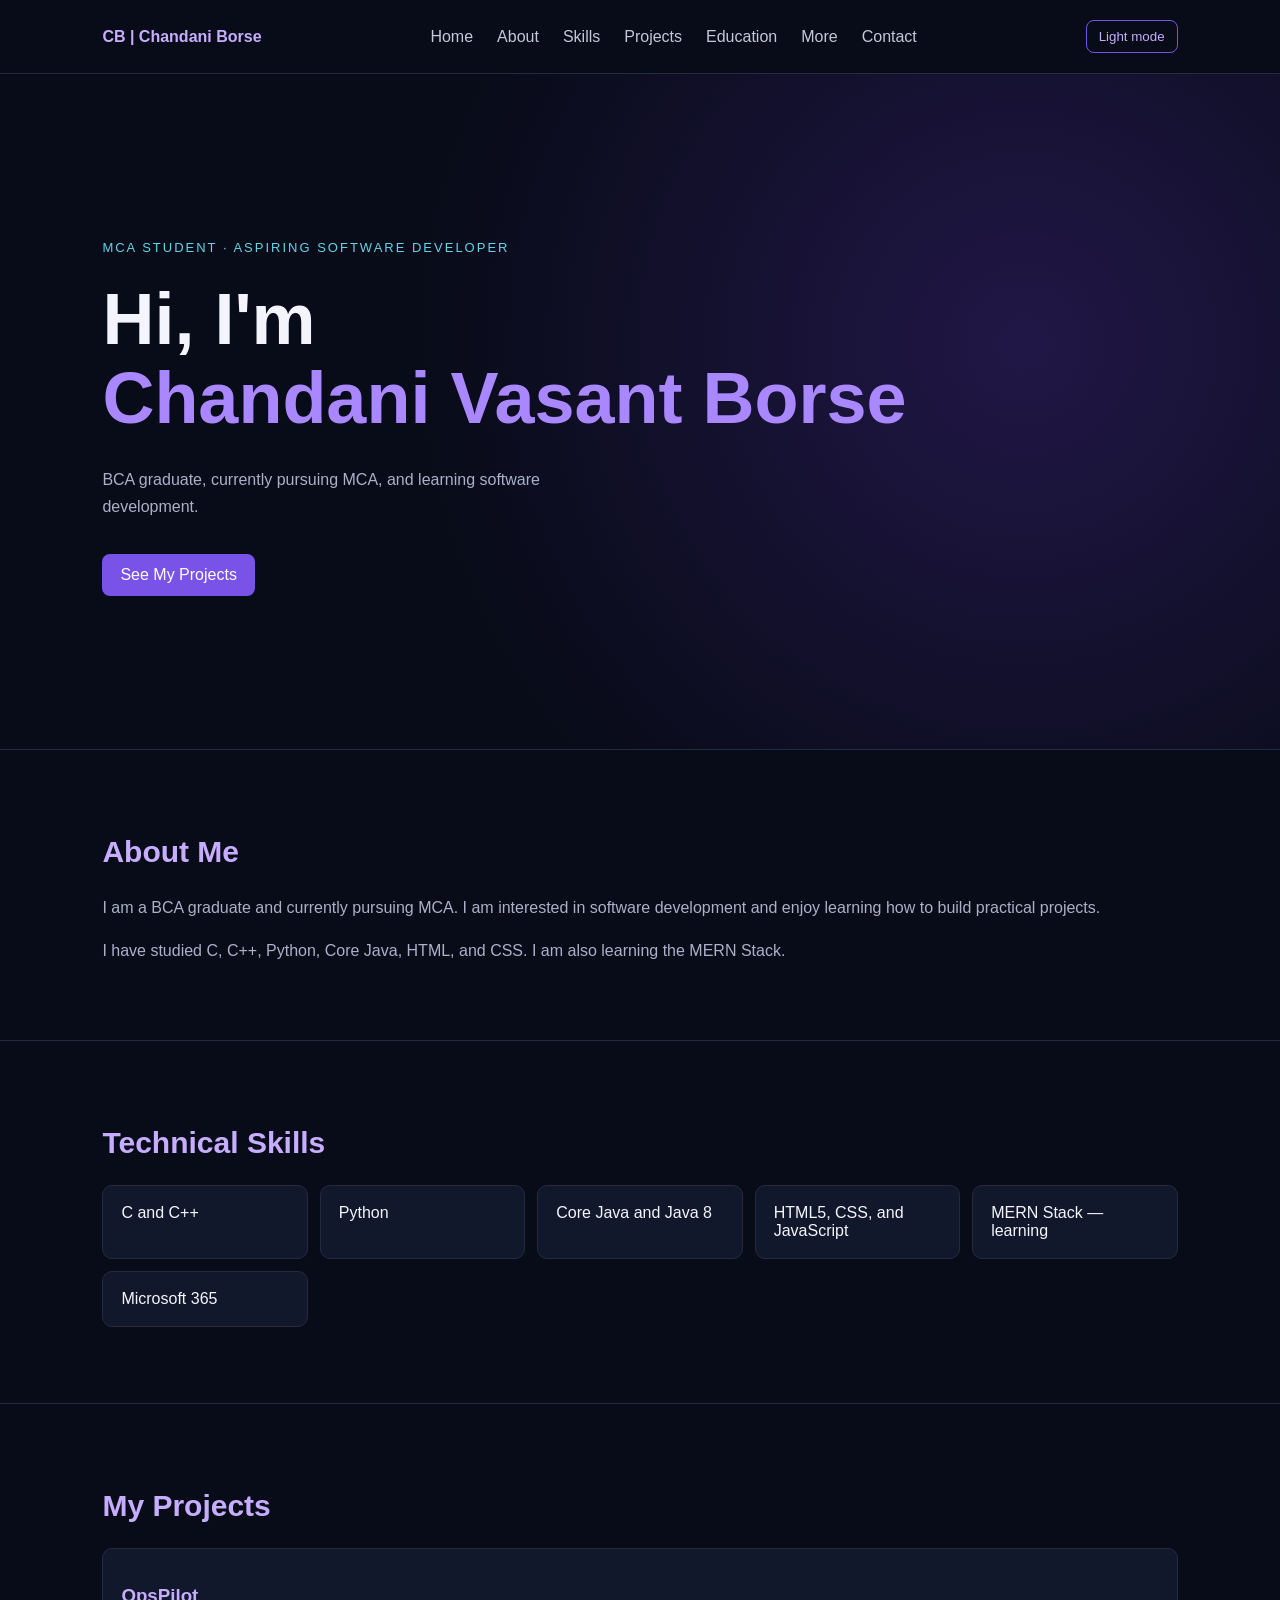
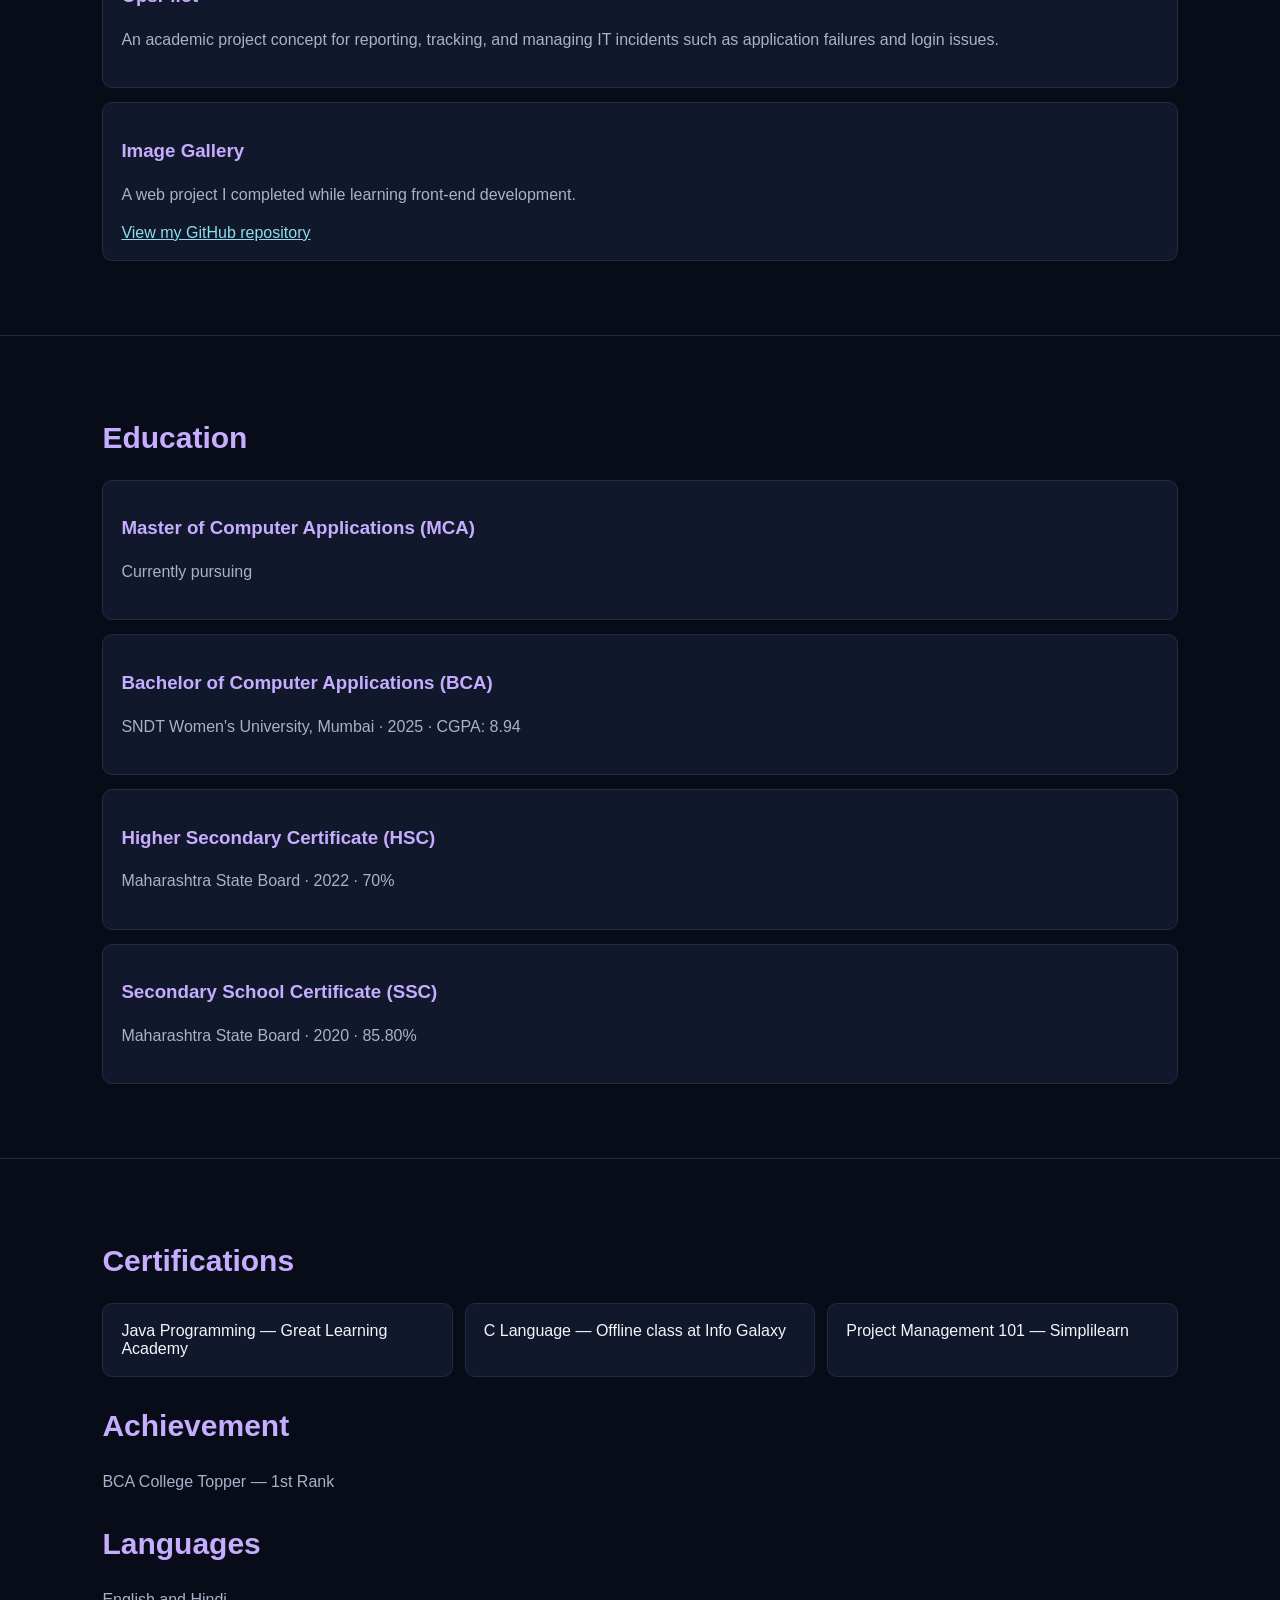
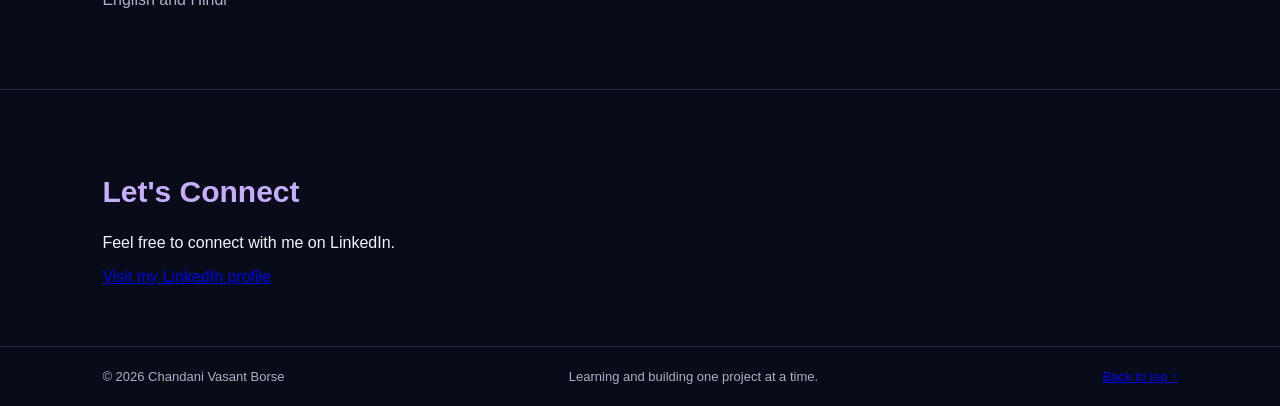
<file: portfolio.html>
<!doctype html>
<html lang="en">
  <head>
    <meta charset="UTF-8" />
    <meta name="viewport" content="width=device-width, initial-scale=1.0" />
    <title>Chandani Borse | Portfolio</title>
    <link rel="stylesheet" href="portfolio.css" />
  </head>
  <body>
    <header>
      <a class="logo" href="#home">CB | Chandani Borse</a>

      <nav>
        <a href="#home">Home</a>
        <a href="#about">About</a>
        <a href="#skills">Skills</a>
        <a href="#projects">Projects</a>
        <a href="#education">Education</a>
        <a href="#certifications">More</a>
        <a href="#contact">Contact</a>
      </nav>
      <button id="theme-toggle" type="button">Light mode</button>
    </header>

    <main>
      <section id="home" class="hero">
        <p>MCA STUDENT · ASPIRING SOFTWARE DEVELOPER</p>
        <h1>Hi, I'm<br /><span>Chandani Vasant Borse</span></h1>
        <p>
          BCA graduate, currently pursuing MCA, and learning software
          development.
        </p>
        <a class="button" href="#projects">See My Projects</a>
      </section>

      <section id="about">
        <h2>About Me</h2>
        <p>
          I am a BCA graduate and currently pursuing MCA. I am interested in
          software development and enjoy learning how to build practical
          projects.
        </p>
        <p>
          I have studied C, C++, Python, Core Java, HTML, and CSS. I am also
          learning the MERN Stack.
        </p>
      </section>

      <section id="skills">
        <h2>Technical Skills</h2>
        <ul>
          <li>C and C++</li>
          <li>Python</li>
          <li>Core Java and Java 8</li>
          <li>HTML5, CSS, and JavaScript</li>
          <li>MERN Stack — learning</li>
          <li>Microsoft 365</li>
        </ul>
      </section>

      <section id="projects">
        <h2>My Projects</h2>

        <article>
          <h3>OpsPilot</h3>
          <p>
            An academic project concept for reporting, tracking, and managing IT
            incidents such as application failures and login issues.
          </p>
        </article>

        <article>
          <h3>Image Gallery</h3>
          <p>A web project I completed while learning front-end development.</p>
          <a
            href="https://github.com/CodewithChandani/codealpha_tasks"
            target="_blank"
            rel="noopener"
          >
            View my GitHub repository
          </a>
        </article>
      </section>

      <section id="education">
        <h2>Education</h2>

        <article>
          <h3>Master of Computer Applications (MCA)</h3>
          <p>Currently pursuing</p>
        </article>

        <article>
          <h3>Bachelor of Computer Applications (BCA)</h3>
          <p>SNDT Women's University, Mumbai · 2025 · CGPA: 8.94</p>
        </article>

        <article>
          <h3>Higher Secondary Certificate (HSC)</h3>
          <p>Maharashtra State Board · 2022 · 70%</p>
        </article>

        <article>
          <h3>Secondary School Certificate (SSC)</h3>
          <p>Maharashtra State Board · 2020 · 85.80%</p>
        </article>
      </section>

      <section id="certifications">
        <h2>Certifications</h2>
        <ul>
          <li>Java Programming — Great Learning Academy</li>
          <li>C Language — Offline class at Info Galaxy</li>
          <li>Project Management 101 — Simplilearn</li>
        </ul>

        <h2>Achievement</h2>
        <p>BCA College Topper — 1st Rank</p>

        <h2>Languages</h2>
        <p>English and Hindi</p>
      </section>

      <section id="contact">
        <h2>Let's Connect</h2>
        <p>Feel free to connect with me on LinkedIn.</p>
        <a
          href="https://www.linkedin.com/in/chandani-borse-aba9722b5"
          target="_blank"
          rel="noopener"
        >
          Visit my LinkedIn profile
        </a>
      </section>
    </main>
    <footer>
      <p>© 2026 Chandani Vasant Borse</p>
      <p>Learning and building one project at a time.</p>
      <a href="#home">Back to top ↑</a>
    </footer>
    <script src="portfolio.js"></script>
  </body>
</html>
</file>
<file: portfolio.css>
* {
  box-sizing: border-box;
}

html {
  scroll-behavior: smooth;
}

body {
  margin: 0;
  background: #080b18;
  color: #f4f5fc;
  font-family: Arial, sans-serif;
}

header {
  display: flex;
  justify-content: space-between;
  align-items: center;
  padding: 20px 8%;
  border-bottom: 1px solid #252a40;
}

.logo {
  color: #c7adff;
  font-weight: bold;
  text-decoration: none;
}

nav {
  display: flex;
  gap: 24px;
}

nav a {
  color: #c4c8d8;
  text-decoration: none;
}

nav a:hover {
  color: #a987ff;
}

.hero {
  min-height: 75vh;
  padding: 100px 8%;
  display: flex;
  flex-direction: column;
  justify-content: center;
  background: radial-gradient(circle at 80% 40%, #211747, #080b18 55%);
}

.hero p:first-child {
  color: #62d5e8;
  letter-spacing: 2px;
  font-size: 13px;
}

.hero h1 {
  font-size: clamp(38px, 7vw, 72px);
  line-height: 1.1;
  margin: 12px 0;
}

.hero h1 span {
  color: #a987ff;
}

.hero p:nth-of-type(2) {
  color: #aab1c8;
  max-width: 500px;
  line-height: 1.7;
}

.button {
  width: fit-content;
  margin-top: 18px;
  padding: 12px 18px;
  border-radius: 8px;
  background: #7953e8;
  color: white;
  text-decoration: none;
}

.button:hover {
  background: #956fff;
}

@media (max-width: 600px) {
  header {
    align-items: flex-start;
    flex-direction: column;
    gap: 16px;
  }

  nav {
    flex-wrap: wrap;
    gap: 14px;
  }

  .hero {
    min-height: 70vh;
    padding: 70px 8%;
  }
}
main > section:not(.hero) {
  padding: 60px 8%;
  border-top: 1px solid #252a40;
}

main > section:not(.hero) h2 {
  color: #c7adff;
  font-size: 30px;
}

#about p,
#projects p,
#education p,
#certifications p {
  color: #aab1c8;
  line-height: 1.7;
}

#skills ul,
#certifications ul {
  padding: 0;
  list-style: none;
  display: grid;
  grid-template-columns: repeat(auto-fit, minmax(200px, 1fr));
  gap: 12px;
}

#skills li,
#certifications li,
#projects article,
#education article {
  padding: 18px;
  border: 1px solid #252a40;
  border-radius: 10px;
  background: #11182b;
  color: #f4f5fc;
}

#projects article,
#education article {
  margin: 14px 0;
}

#projects h3,
#education h3 {
  color: #c7adff;
}

#projects a {
  color: #8fddeb;
}

#certifications h2:not(:first-child) {
  margin-top: 32px;
}

@media (max-width: 600px) {
  main > section:not(.hero) {
    padding: 45px 8%;
  }
}
#theme-toggle {
  padding: 8px 12px;
  border: 1px solid #7953e8;
  border-radius: 8px;
  background: transparent;
  color: #c7adff;
  cursor: pointer;
}

.light-theme {
  background: #f4f5fc;
  color: #17152a;
}

.light-theme header {
  background: #ffffff;
  border-bottom-color: #d8dbea;
}

.light-theme nav a,
.light-theme .logo {
  color: #37334f;
}

.light-theme .hero {
  background: radial-gradient(circle at 80% 40%, #e7ddff, #f4f5fc 55%);
}

.light-theme .hero p:nth-of-type(2),
.light-theme #about p,
.light-theme #projects p,
.light-theme #education p,
.light-theme #certifications p {
  color: #50566d;
}

.light-theme #skills li,
.light-theme #certifications li,
.light-theme #projects article,
.light-theme #education article {
  background: #ffffff;
  color: #24223a;
  border-color: #d8dbea;
}
footer {
  padding: 22px 8%;
  display: flex;
  justify-content: space-between;
  align-items: center;
  gap: 12px;
  border-top: 1px solid #252a40;
  color: #aab1c8;
  font-size: 13px;
}

footer p {
  margin: 0;
}

footer a {
  color
  footer {
  padding: 22px 8%;
  border-top: 1px solid #252a40;
  color: #aab1c8;
  display: flex;
  justify-content: space-between;
  align-items: center;
  gap: 12px;
  font-size: 14px;
}

footer a {
  color: #c7adff;
}

.light-theme footer {
  border-top-color: #d8dbea;
  color: #50566d;
}
</file>
